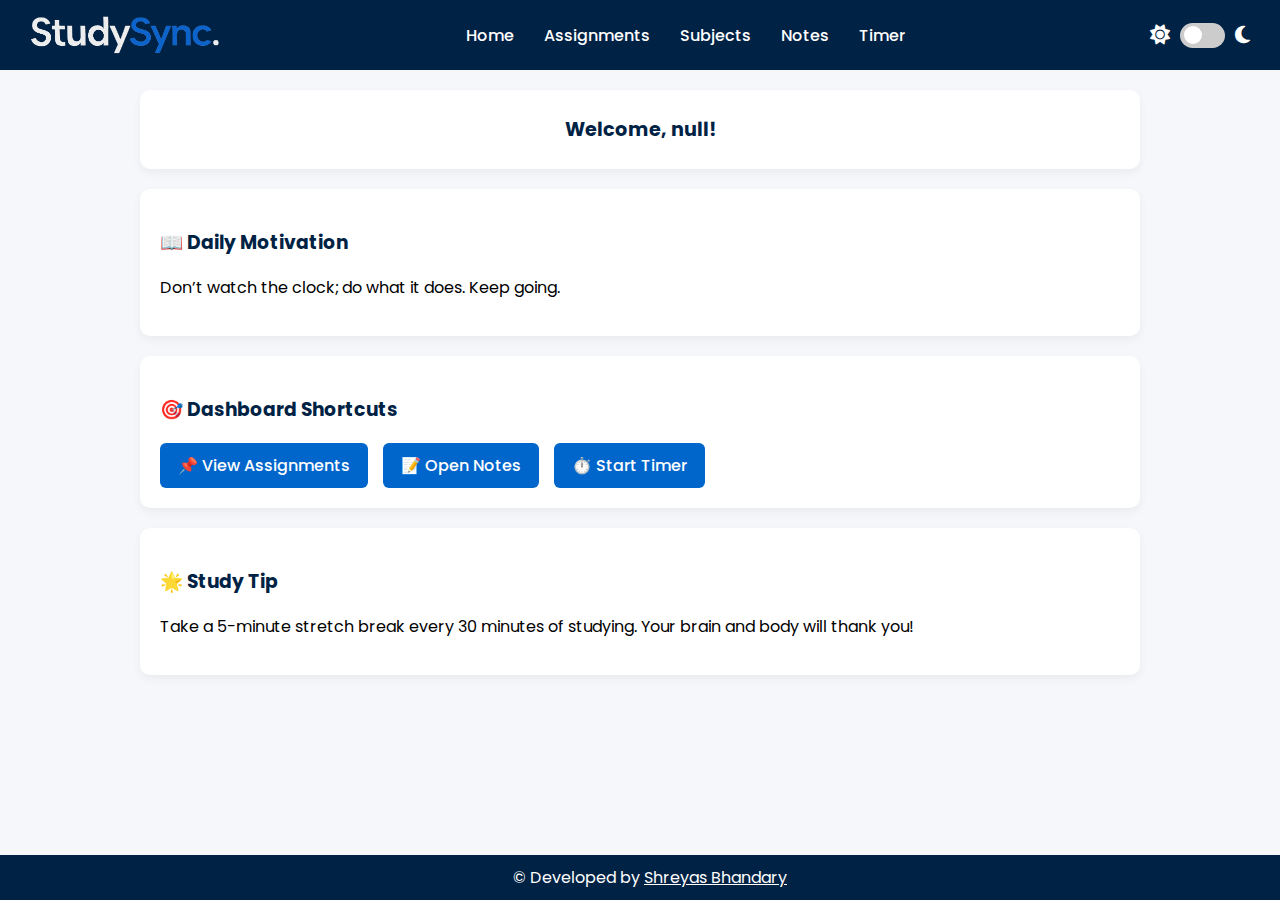
<file: index.html>
<!DOCTYPE html>
<html lang="en">
<head>
  <meta charset="UTF-8" />
  <meta name="viewport" content="width=device-width, initial-scale=1.0"/>
  <title>StudySync | Home</title>
  <link rel="stylesheet" href="style.css" />
  <link href="https://fonts.googleapis.com/css2?family=Poppins&display=swap" rel="stylesheet">
 <link rel="stylesheet" href="https://cdnjs.cloudflare.com/ajax/libs/font-awesome/6.5.0/css/all.min.css">
</head>
<body onload="initializePage()">
 <header>
    <a href="index.html"><img src="StudySync Logo.png" class="logo" alt="StudySync Logo"></a>
    <nav class="nav-links">
      <a href="index.html">Home</a>
      <a href="assignments.html">Assignments</a>
      <a href="subjects.html">Subjects</a>
      <a href="notes.html" class="active">Notes</a>
      <a href="timer.html">Timer</a>
    </nav>
    <div class="theme-toggle">
      <i class="fas fa-sun theme-icon"></i>
      <label class="switch">
        <input type="checkbox" id="themeToggle">
        <span class="slider"></span>
      </label>
      <i class="fas fa-moon theme-icon"></i>
    </div>
  </header>

  <main class="container">

   <section class="welcome-section card">
  <div class="welcome-row">
    <div class="date" id="date"></div>
    <div class="welcome-message" id="welcome-msg">Welcome!</div>
    <div class="time" id="time"></div>
  </div>
</section>


    <section class="card quote-card">
      <h3>📖 Daily Motivation</h3>
      <p id="quote">Loading...</p>
    </section>

    <section class="card buttons-section">
      <h3>🎯 Dashboard Shortcuts</h3>
      <div class="button-group">
        <a href="assignments.html" class="btn">📌 View Assignments</a>
        <a href="notes.html" class="btn">📝 Open Notes</a>
        <a href="timer.html" class="btn">⏱️ Start Timer</a>
      </div>
    </section>

    <section class="card tip-section">
      <h3>🌟 Study Tip</h3>
      <p>Take a 5-minute stretch break every 30 minutes of studying. Your brain and body will thank you!</p>
    </section>
  </main>

  <footer style = "color:white;">
    &copy; Developed by <a href="https://github.com/shrey-bhandary" target="_blank" rel="noopener noreferrer" style="color:white;">Shreyas Bhandary</a>
  </footer>

<script>
  const quotes = [
    "Push yourself, because no one else is going to do it for you.",
    "Success doesn’t come from what you do occasionally. It comes from what you do consistently.",
    "Don’t watch the clock; do what it does. Keep going.",
    "Start where you are. Use what you have. Do what you can."
  ];

  function initializePage() {
    const name = localStorage.getItem('studentName') || prompt("What's your name?");
    localStorage.setItem('studentName', name);
    document.getElementById("welcome-msg").innerText = `Welcome, ${name}!`;

    const quote = quotes[Math.floor(Math.random() * quotes.length)];
    document.getElementById("quote").innerText = quote;

    setInterval(() => {
      const now = new Date();
      document.getElementById("date").innerText = now.toLocaleDateString();
      document.getElementById("time").innerText = now.toLocaleTimeString();
    }, 1000);
  }

</script>
<script src="script.js"></script>
</body>
</html>
</file>
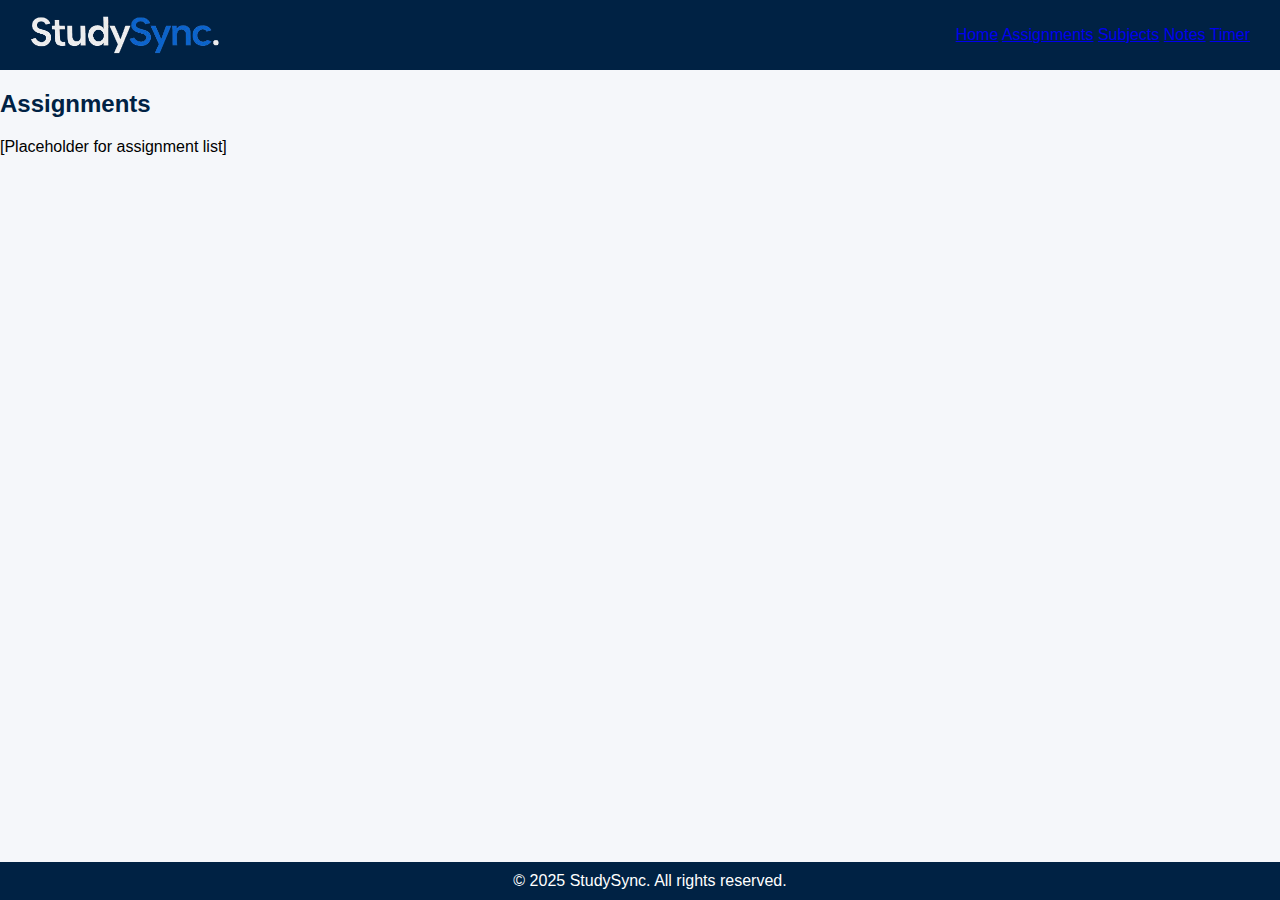
<file: assignments.html>
<!DOCTYPE html>
<html>
<head>
  <title>Assignments | StudySync</title>
  <link rel="stylesheet" href="style.css">
</head>
<body>
  <header>
    <img src="StudySync Logo.png" alt="StudySync Logo" class="logo">	
    <nav>
      <a href="index.html">Home</a>
      <a href="assignments.html">Assignments</a>
      <a href="subjects.html">Subjects</a>
      <a href="notes.html">Notes</a>
      <a href="timer.html">Timer</a>
    </nav>
  </header>

  <main>
    <h2>Assignments</h2>
    <p>[Placeholder for assignment list]</p>
  </main>

  <footer>
     &copy; 2025 StudySync. All rights reserved.
  </footer>
</body>
</html>
</file>
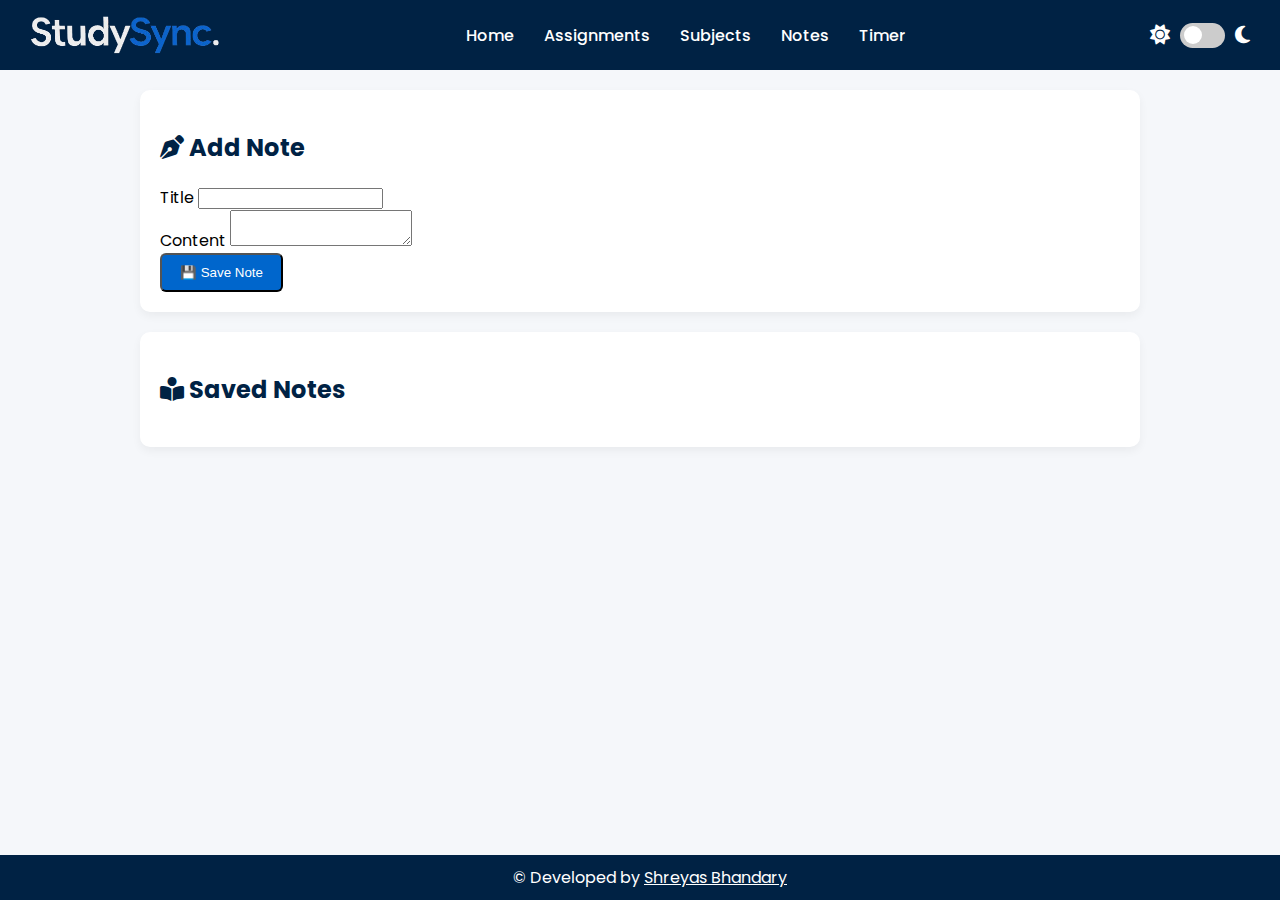
<file: notes.html>
<!DOCTYPE html>
<html lang="en">
<head>
  <meta charset="UTF-8" />
  <title>StudySync | Notes</title>
  <link rel="stylesheet" href="style.css" />
  <link href="https://fonts.googleapis.com/css2?family=Poppins&display=swap" rel="stylesheet">
  <link rel="stylesheet" href="https://cdnjs.cloudflare.com/ajax/libs/font-awesome/6.5.0/css/all.min.css">
</head>
<body>

  <header>
    <a href="index.html"><img src="StudySync Logo.png" class="logo" alt="StudySync Logo"></a>
    <nav class="nav-links">
      <a href="index.html">Home</a>
      <a href="assignments.html">Assignments</a>
      <a href="subjects.html">Subjects</a>
      <a href="notes.html" class="active">Notes</a>
      <a href="timer.html">Timer</a>
    </nav>
    <div class="theme-toggle">
      <i class="fas fa-sun theme-icon"></i>
      <label class="switch">
        <input type="checkbox" id="themeToggle">
        <span class="slider"></span>
      </label>
      <i class="fas fa-moon theme-icon"></i>
    </div>
  </header>

  <main class="container">
    <div class="card">
      <h2><i class="fas fa-pen-nib"></i> Add Note</h2>
      <form id="noteForm">
        <div class="form-group">
          <label for="noteTitle">Title</label>
          <input type="text" id="noteTitle" required />
        </div>
        <div class="form-group">
          <label for="noteContent">Content</label>
          <textarea id="noteContent" required></textarea>
        </div>
        <button type="submit" class="btn">💾 Save Note</button>
      </form>
    </div>

    <div class="card">
      <h2><i class="fas fa-book-open-reader"></i> Saved Notes</h2>
      <ul id="notesList" class="assignment-list"></ul>
    </div>
  </main>

  <footer style = "color:white;">
    &copy; Developed by <a href="https://github.com/shrey-bhandary" target="_blank" rel="noopener noreferrer" style="color:white;">Shreyas Bhandary</a>
  </footer>
  <script src="https://code.jquery.com/jquery-3.6.0.min.js"></script>
  <script src="script.js"></script>
</body>
</html>
</file>
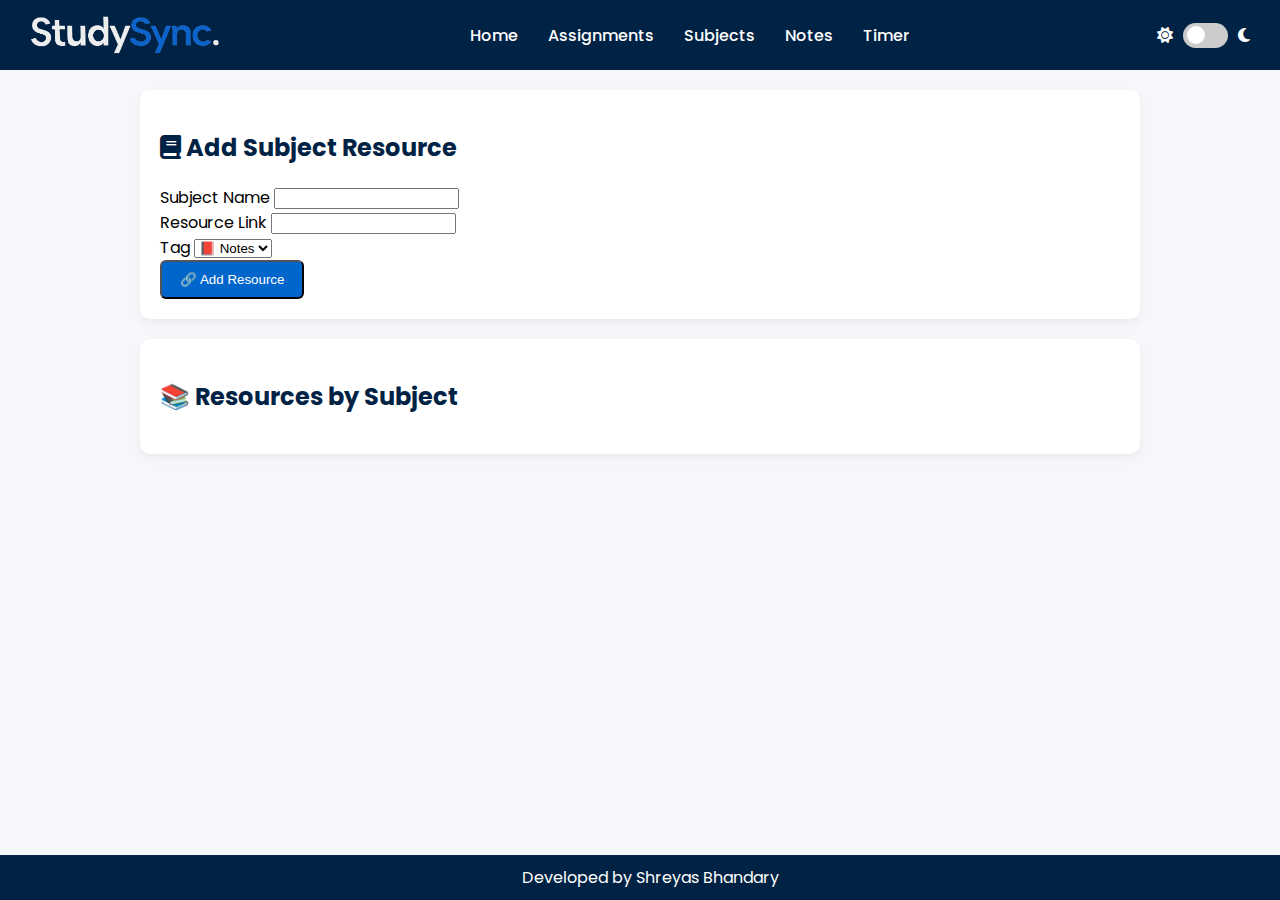
<file: subjects.html>
<!DOCTYPE html>
<html lang="en">
<head>
  <meta charset="UTF-8" />
  <meta name="viewport" content="width=device-width, initial-scale=1.0"/>
  <title>StudySync | Home</title>
  <link rel="stylesheet" href="style.css" />
  <link href="https://fonts.googleapis.com/css2?family=Poppins&display=swap" rel="stylesheet">
 <link rel="stylesheet" href="https://cdnjs.cloudflare.com/ajax/libs/font-awesome/6.5.0/css/all.min.css">
</head>
<body onload="initializePage()">
 <header>
  <div class="navbar-container">
    <a href="index.html" class="logo-container">
      <img src="StudySync Logo.png" alt="StudySync Logo" class="logo" />
    </a>

    <nav class="nav-links">
      <a href="index.html">Home</a>
      <a href="assignments.html">Assignments</a>
      <a href="subjects.html">Subjects</a>
      <a href="notes.html">Notes</a>
      <a href="timer.html">Timer</a>
    </nav>

    <div class="theme-toggle">
      <i class="fas fa-sun" id="sun-icon"></i>
      <label class="switch">
        <input type="checkbox" id="themeToggle" />
        <span class="slider"></span>
      </label>
      <i class="fas fa-moon" id="moon-icon"></i>
    </div>
  </div>
</header>
  
  <div class="container">
    <div class="card">
      <h2><i class="fas fa-book"></i> Add Subject Resource</h2>
      <form id="subjectForm">
        <div class="form-group">
          <label>Subject Name</label>
          <input type="text" id="subName" required />
        </div>
        <div class="form-group">
          <label>Resource Link</label>
          <input type="url" id="subLink" required />
        </div>
        <div class="form-group">
          <label>Tag</label>
          <select id="subTag">
            <option>📕 Notes</option>
            <option>🎥 Video</option>
            <option>🧪 Lab</option>
          </select>
        </div>
        <button type="submit" class="btn">🔗 Add Resource</button>
      </form>
    </div>

    <div class="card">
      <h2>📚 Resources by Subject</h2>
      <ul id="subjectsList"></ul>
    </div>
  </div>

  <footer>Developed by Shreyas Bhandary</footer>
  <script src="script.js"></script>
</body>
</html>
</file>
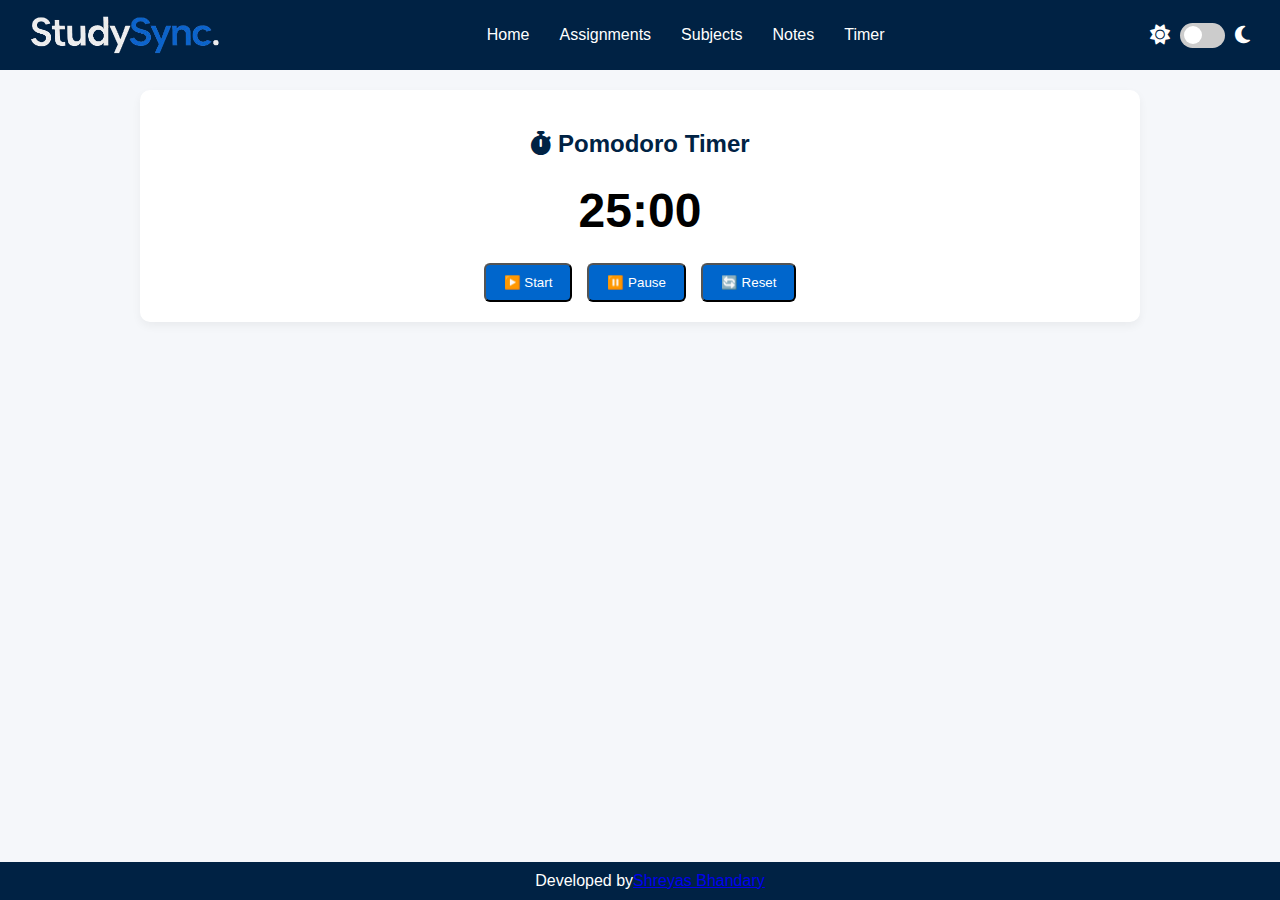
<file: timer.html>
<!DOCTYPE html>
<html lang="en">
<head>
  <meta charset="UTF-8" />
  <title>StudySync | Timer</title>
  <link rel="stylesheet" href="style.css" />
  <link rel="stylesheet" href="https://cdnjs.cloudflare.com/ajax/libs/font-awesome/6.4.0/css/all.min.css">
</head>
<body>

  <header>
    <a href="index.html"><img src="StudySync Logo.png" class="logo" alt="StudySync Logo"></a>
    <nav class="nav-links">
      <a href="index.html">Home</a>
      <a href="assignments.html">Assignments</a>
      <a href="subjects.html">Subjects</a>
      <a href="notes.html">Notes</a>
      <a href="timer.html" class="active">Timer</a>
    </nav>
    <div class="theme-toggle">
      <i class="fas fa-sun theme-icon"></i>
      <label class="switch">
        <input type="checkbox" id="themeToggle">
        <span class="slider"></span>
      </label>
      <i class="fas fa-moon theme-icon"></i>
    </div>
  </header>

  <main class="container">
    <div class="card" style="text-align: center;">
      <h2><i class="fas fa-stopwatch"></i> Pomodoro Timer</h2>
      <div id="timerDisplay" style="font-size: 3rem; font-weight: bold; margin: 25px 0;">25:00</div>
      <div class="button-group" style="justify-content: center;">
        <button class="btn" onclick="startTimer()">▶️ Start</button>
        <button class="btn" onclick="pauseTimer()">⏸️ Pause</button>
        <button class="btn" onclick="resetTimer()">🔄 Reset</button>
      </div>
    </div>
  </main>

  <footer>
    Developed by<a href="https://github.com/shrey-bhandary" target="_blank" rel="noopener noreferrer">Shreyas Bhandary</a>
  </footer>
  <script src="script.js"></script>
</body>
</html>
</file>
<file: style.css>
/* Base Setup */
body {
  font-family: 'Poppins', sans-serif;
  background-color: #f5f7fa;
  margin: 0;
  padding: 0;
  transition: 0.3s;
}

h2, h3 {
  color: #002244;
}

/* Header */
header {
  background-color: #002244;
  padding: 15px 30px;
  display: flex;
  justify-content: space-between;
  align-items: center;
  flex-wrap: nowrap;
}

.navbar-container {
  display: flex;
  justify-content: space-between;
  align-items: center;
  width: 100%;
}


.logo-container {
  display: flex;
  align-items: center;
}

.logo {
  height: 40px;
  vertical-align: middle;
  cursor: pointer;
}

.nav-links {
  display: flex;
  gap: 30px;
  justify-content: center;
  align-items: center;
  flex: 1;
}

.nav-links a {
  color: white;
  text-decoration: none;
  font-weight: 500;
  font-size: 16px;
}

/* Theme Toggle */
.theme-toggle {
  display: flex;
  align-items: center;
  gap: 10px;
  color : white;
}

.theme-icon {
  font-size: 20px;
  color: white;
  transition: color 0.3s;
}

.dark-theme .theme-icon {
  color: #e0e0e0;
}

.switch {
  position: relative;
  display: inline-block;
  width: 45px;
  height: 25px;
}

.switch input {
  opacity: 0;
  width: 0;
  height: 0;
}

.slider {
  position: absolute;
  cursor: pointer;
  top: 0; left: 0;
  right: 0; bottom: 0;
  background-color: #ccc;
  border-radius: 25px;
  transition: .4s;
}

.slider:before {
  position: absolute;
  content: "";
  height: 18px;
  width: 18px;
  left: 4px;
  bottom: 4px;
  background-color: white;
  border-radius: 50%;
  transition: .4s;
}

input:checked + .slider {
  background-color: #2196F3;
}

input:checked + .slider:before {
  transform: translateX(20px);
}

/* Container */
.container {
  max-width: 1000px;
  margin: auto;
  padding: 20px;
}

/* Cards */
.card {
  background-color: white;
  border-radius: 10px;
  box-shadow: 0 4px 10px rgba(0,0,0,0.05);
  padding: 20px;
  margin-bottom: 20px;
}

/* Buttons */
.button-group {
  display: flex;
  gap: 15px;
}

.btn {
  background-color: #0066cc;
  color: white;
  padding: 10px 18px;
  border-radius: 6px;
  text-decoration: none;
  font-weight: 500;
  transition: background 0.3s ease;
}

.btn:hover {
  background-color: #004a99;
}

/* Welcome Section */
.welcome-row {
  display: flex;
  justify-content: space-between;
  align-items: center;
  font-size: 1.2rem;
  font-weight: bold;
  padding: 5px 10px;
  text-align: center;
}

.welcome-message {
  flex: 1;
  text-align: center;
  color: #002244;
}

.date,
.time {
  width: 30%;
  text-align: center;
  color: #002244;
}

/* Dark Theme */
.dark-theme {
  background-color: #0d1a2d;
  color: #e0e0e0;
}

.dark-theme .card {
  background-color: #14273e;
  color: #e0e0e0;
 h2,h3{
  color: #e0e0e0;
}
}

.dark-theme .welcome-message,
.dark-theme .date,
.dark-theme .time {
  color: white;
}
/* Assignment list */
.assignment-list {
  list-style: none;
  padding-left: 0;
}

.assignment-list li {
  background: #eef3f8;
  padding: 15px;
  border-radius: 8px;
  margin-bottom: 12px;
  line-height: 1.6;
  position: relative;
}

.assignment-list li strong {
  color: #004a99;
}

.assignment-list li button {
  margin-top: 10px;
}

.dark-theme .assignment-list li {
  background: #1a2c46;
}

/* Footer */
footer {
  position: fixed;
  left: 0;
  bottom: 0;
  width: 100%;
  background-color: #002244;
  color: white;
  text-align: center;
  padding: 10px;
}
</file>
